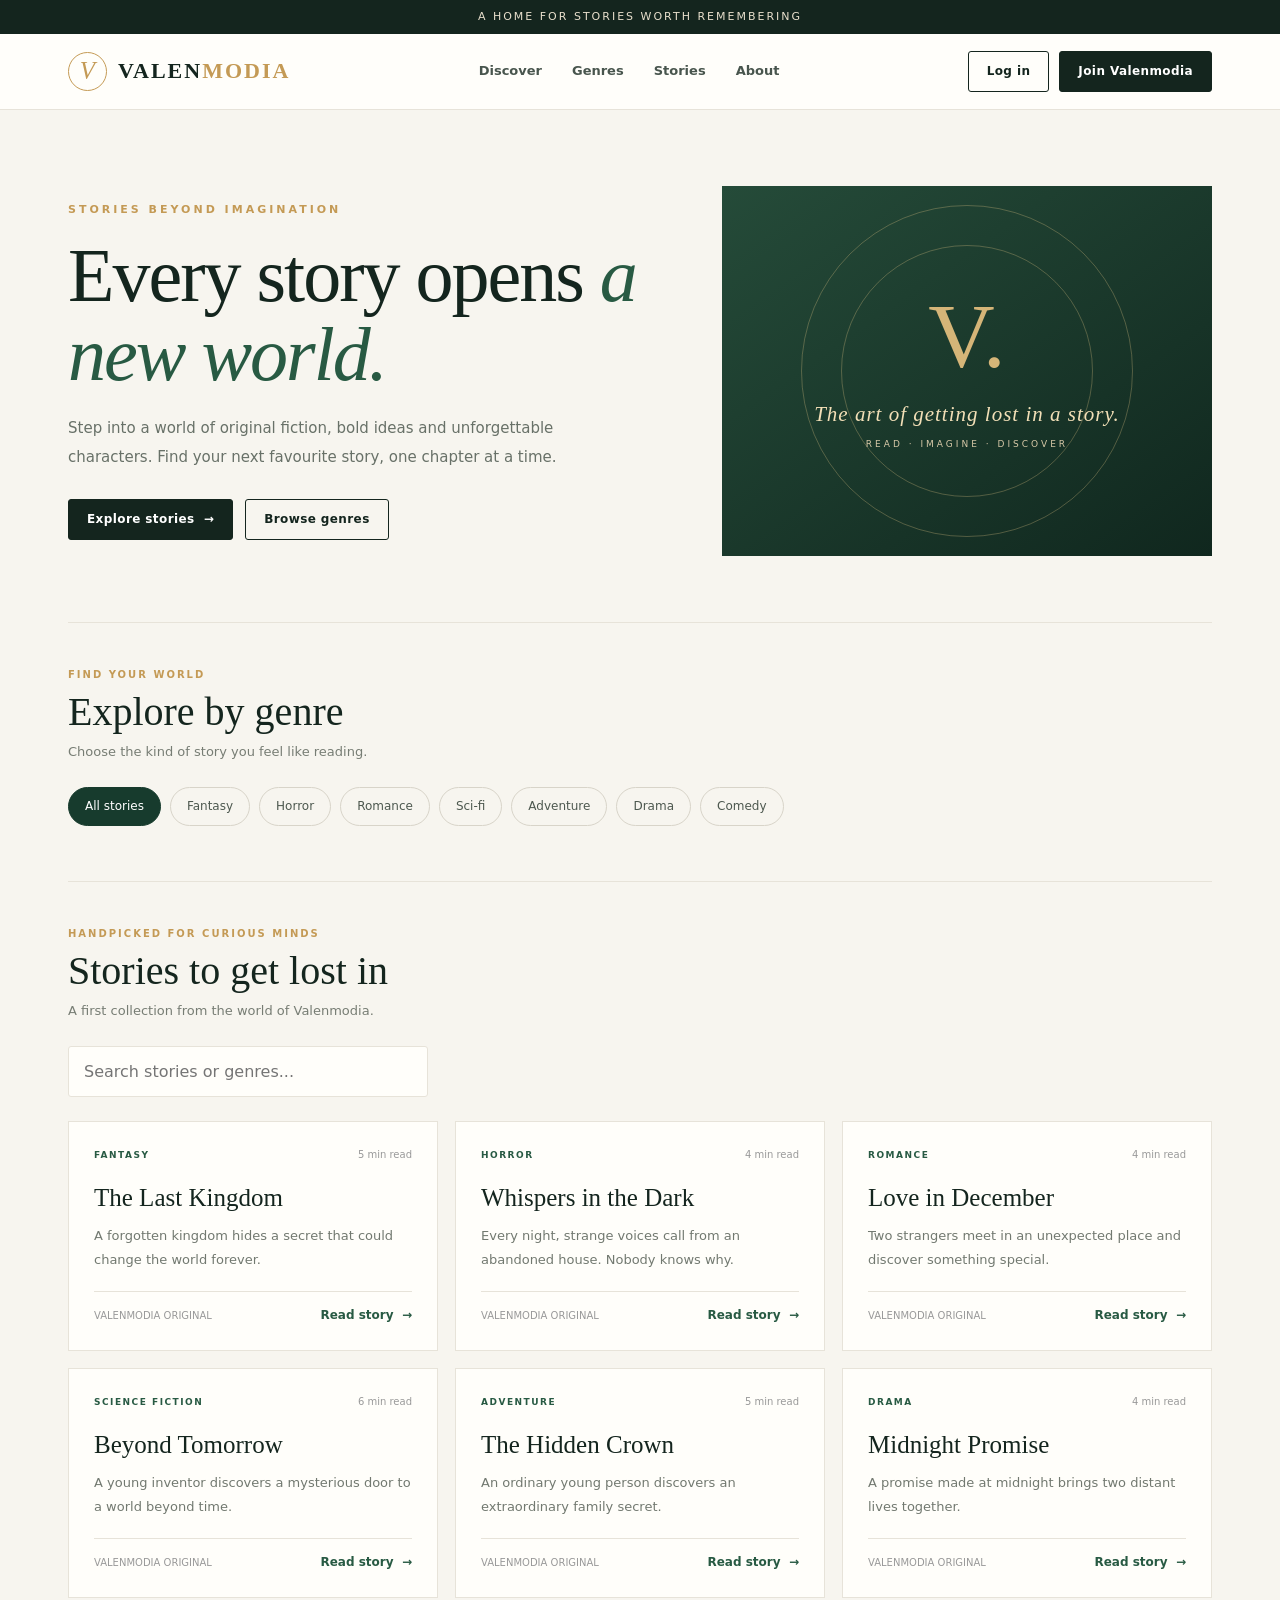
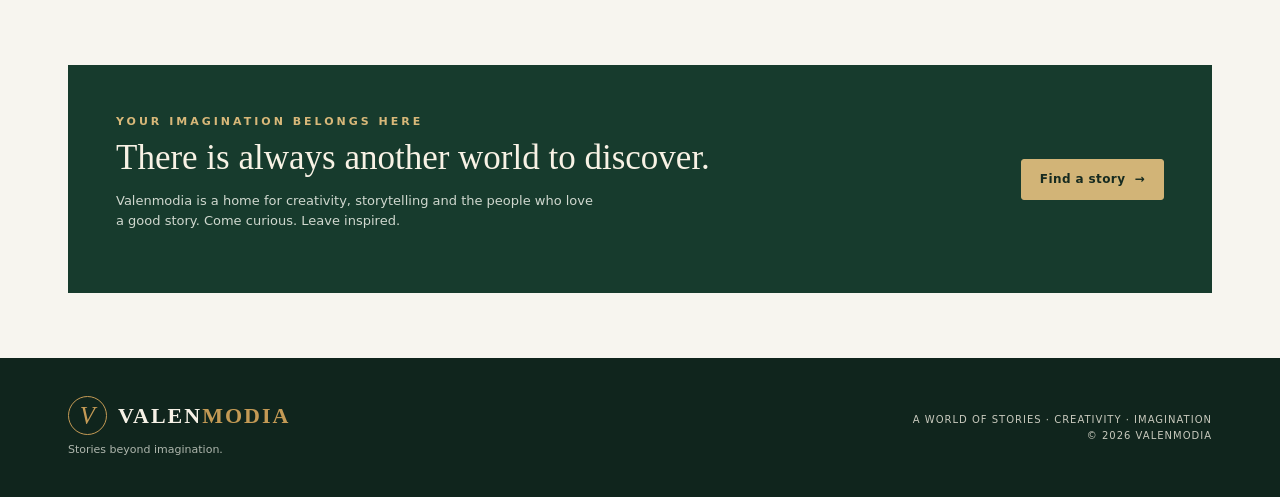
<file: index.html>
<!DOCTYPE html>
<html lang="en">
<head>
<meta charset="UTF-8">
<meta name="viewport" content="width=device-width, initial-scale=1">
<meta name="theme-color" content="#10251d">
<meta name="description" content="Valenmodia — discover original stories, unforgettable characters and extraordinary worlds.">
<title>Valenmodia — Stories Beyond Imagination</title>
<style>
:root{--ink:#14251e;--forest:#173b2d;--green:#285a43;--gold:#c49a55;--paper:#f7f5ef;--white:#fffefa;--muted:#777d74;--line:#e7e3d9;--serif:Georgia,'Times New Roman',serif;--sans:Inter,ui-sans-serif,system-ui,-apple-system,BlinkMacSystemFont,"Segoe UI",sans-serif}
*{box-sizing:border-box}html{scroll-behavior:smooth}body{margin:0;background:var(--paper);color:var(--ink);font-family:var(--sans);line-height:1.6}button,input{font:inherit}button{cursor:pointer}.topbar{background:var(--ink);color:#e8dfcc;text-align:center;padding:8px 16px;font-size:11px;letter-spacing:2px;text-transform:uppercase}.site-header{background:rgba(255,254,250,.96);border-bottom:1px solid var(--line);position:sticky;top:0;z-index:10;backdrop-filter:blur(14px)}.nav{max-width:1200px;margin:auto;padding:17px 28px;display:flex;align-items:center;justify-content:space-between;gap:24px}.brand{display:flex;align-items:center;gap:11px;text-decoration:none;color:var(--ink)}.brand-mark{width:39px;height:39px;border:1px solid var(--gold);color:var(--gold);display:grid;place-items:center;font:italic 25px var(--serif);border-radius:50%}.brand-name{font: bold 22px var(--serif);letter-spacing:2px}.brand-name span{color:var(--gold)}.nav-links{display:flex;gap:30px;align-items:center}.nav-links a{color:#48554d;text-decoration:none;font-size:13px;font-weight:600}.nav-links a:hover{color:var(--gold)}.nav-actions{display:flex;gap:10px}.btn{border:1px solid var(--ink);background:var(--ink);color:white;padding:10px 18px;border-radius:3px;font-size:12px;font-weight:700;letter-spacing:.4px;transition:.2s}.btn:hover{background:var(--green);transform:translateY(-1px)}.btn-outline{background:transparent;color:var(--ink)}.btn-outline:hover{color:white}.menu-toggle{display:none;background:none;border:0;font-size:23px;color:var(--ink)}main{max-width:1200px;margin:auto;padding:0 28px}.hero{padding:76px 0 66px;display:grid;grid-template-columns:1.1fr .9fr;gap:55px;align-items:center}.eyebrow{color:var(--gold);font-size:11px;letter-spacing:3px;font-weight:800;text-transform:uppercase}.hero h1{font:normal clamp(43px,6vw,76px)/1.04 var(--serif);letter-spacing:-2px;margin:17px 0 20px;max-width:650px}.hero h1 em{color:var(--green);font-weight:normal}.hero-copy{max-width:510px;color:#687168;font-size:15px;line-height:1.9}.hero-actions{display:flex;gap:12px;margin-top:28px;flex-wrap:wrap}.hero-art{min-height:370px;background:linear-gradient(145deg,#254b39,#10271e);position:relative;overflow:hidden;display:flex;align-items:center;justify-content:center;color:#f2dfb7}.hero-art:before,.hero-art:after{content:"";position:absolute;border:1px solid rgba(226,194,133,.3);border-radius:50%;width:330px;height:330px}.hero-art:after{width:250px;height:250px}.art-inner{position:relative;z-index:1;text-align:center;padding:30px}.art-symbol{font:normal 92px/1 var(--serif);color:#d5b578}.art-caption{margin-top:20px;font:italic 21px var(--serif);letter-spacing:1px}.art-small{font-size:9px;letter-spacing:3px;margin-top:10px;color:#d8c9a8}.section{padding:44px 0 55px;border-top:1px solid var(--line)}.section-head{display:flex;justify-content:space-between;align-items:end;gap:20px;margin-bottom:24px}.section-kicker{color:var(--gold);font-size:10px;letter-spacing:2px;font-weight:800;text-transform:uppercase}.section h2{font:normal clamp(29px,4vw,40px) var(--serif);margin:5px 0 0}.section-sub{color:var(--muted);font-size:13px;margin:7px 0 0}.genre-list{display:flex;flex-wrap:wrap;gap:9px}.genre{background:transparent;border:1px solid #d8d4c9;padding:9px 16px;border-radius:30px;color:#4d584f;font-size:12px;transition:.2s}.genre:hover,.genre.active{background:var(--forest);border-color:var(--forest);color:white}.toolbar{display:flex;gap:12px;align-items:center;margin:24px 0}.search{flex:1;max-width:360px;border:1px solid var(--line);background:var(--white);padding:12px 15px;border-radius:3px;outline:none;color:var(--ink)}.search:focus{border-color:var(--gold)}.story-grid{display:grid;grid-template-columns:repeat(3,1fr);gap:17px}.story{background:var(--white);border:1px solid var(--line);padding:25px;min-height:225px;display:flex;flex-direction:column;transition:.25s}.story:hover{transform:translateY(-4px);border-color:#c9b486;box-shadow:0 12px 30px #1c30200d}.story-top{display:flex;justify-content:space-between;align-items:center;margin-bottom:20px}.pill{font-size:9px;letter-spacing:1.5px;text-transform:uppercase;color:var(--green);font-weight:800}.read-time{font-size:10px;color:#999}.story h3{font:normal 25px/1.2 var(--serif);margin:0 0 11px}.story p{font-size:13px;color:#727970;line-height:1.8;margin:0 0 20px}.story-bottom{margin-top:auto;display:flex;justify-content:space-between;align-items:center;border-top:1px solid var(--line);padding-top:14px}.read-link{border:0;background:none;padding:0;color:var(--green);font-size:12px;font-weight:800}.read-link:hover{color:var(--gold)}.empty{padding:35px;text-align:center;color:var(--muted);grid-column:1/-1}.feature{background:var(--forest);color:#f8f2e5;padding:48px;display:flex;align-items:center;justify-content:space-between;gap:30px;margin:12px 0 65px}.feature h2{font:normal 35px var(--serif);margin:7px 0}.feature p{color:#d0d8cf;font-size:13px;max-width:480px}.feature .btn{background:#d2b477;border-color:#d2b477;color:#172b20}.footer{background:#10251d;color:#c8c9bd;padding:38px 28px}.footer-inner{max-width:1144px;margin:auto;display:flex;justify-content:space-between;gap:25px;align-items:center}.footer .brand{color:#f7f2e7}.footer p{font-size:11px;color:#aeb6ad;margin:6px 0 0}.footer-note{font-size:10px;letter-spacing:1px;text-align:right}.modal-backdrop{position:fixed;inset:0;background:#07130fc9;z-index:30;display:none;align-items:center;justify-content:center;padding:18px}.modal-backdrop.open{display:flex}.modal{background:var(--paper);width:min(620px,100%);max-height:85vh;overflow:auto;padding:34px;position:relative}.modal-close{position:absolute;right:17px;top:12px;border:0;background:none;font-size:25px;color:var(--ink)}.modal h2{font:normal 34px var(--serif);margin:8px 30px 12px 0}.modal p{color:#626d64;line-height:1.9;font-size:14px;white-space:pre-line}.modal-tag{color:var(--gold);font-size:10px;letter-spacing:2px;text-transform:uppercase;font-weight:800}.toast{position:fixed;bottom:22px;left:50%;transform:translateX(-50%);background:var(--ink);color:white;padding:11px 18px;font-size:12px;z-index:40;display:none}.toast.show{display:block}
@media(max-width:800px){.nav{padding:14px 18px}.nav-links{display:none;position:absolute;top:68px;left:0;right:0;background:var(--white);padding:20px;flex-direction:column;gap:18px;border-bottom:1px solid var(--line)}.nav-links.open{display:flex}.menu-toggle{display:block}.nav-actions .btn-outline{display:none}.hero{grid-template-columns:1fr;gap:30px;padding:55px 0}.hero-art{min-height:260px}.story-grid{grid-template-columns:repeat(2,1fr)}main{padding:0 18px}.feature{padding:30px;flex-direction:column;align-items:flex-start}.footer-inner{align-items:flex-start;flex-direction:column}.footer-note{text-align:left}}
@media(max-width:520px){.brand-name{font-size:18px}.nav-actions .btn{padding:9px 12px}.hero h1{font-size:48px}.story-grid{grid-template-columns:1fr}.section{padding:35px 0}.section-head{align-items:flex-start;flex-direction:column}.toolbar{flex-direction:column;align-items:stretch}.search{max-width:none}.story{min-height:190px}.modal{padding:27px 22px}}
</style>
</head>
<body>
<div class="topbar">A home for stories worth remembering</div>
<header class="site-header">
<nav class="nav" aria-label="Main navigation">
<a class="brand" href="#" aria-label="Valenmodia home"><span class="brand-mark">V</span><span class="brand-name">VALEN<span>MODIA</span></span></a>
<div class="nav-links" id="navLinks"><a href="#discover">Discover</a><a href="#genres">Genres</a><a href="#stories">Stories</a><a href="#about">About</a></div>
<div class="nav-actions"><button class="btn btn-outline" onclick="showToast('Reader accounts are coming soon.')">Log in</button><button class="btn" onclick="showToast('Reader registration is coming soon.')">Join Valenmodia</button></div>
<button class="menu-toggle" aria-label="Toggle navigation" onclick="document.getElementById('navLinks').classList.toggle('open')">☰</button>
</nav>
</header>
<main>
<section class="hero" id="discover">
<div><div class="eyebrow">Stories beyond imagination</div><h1>Every story opens <em>a new world.</em></h1><p class="hero-copy">Step into a world of original fiction, bold ideas and unforgettable characters. Find your next favourite story, one chapter at a time.</p><div class="hero-actions"><a class="btn" href="#stories" style="text-decoration:none">Explore stories&nbsp; →</a><a class="btn btn-outline" href="#genres" style="text-decoration:none">Browse genres</a></div></div>
<div class="hero-art" aria-label="Valenmodia literary artwork"><div class="art-inner"><div class="art-symbol">V.</div><div class="art-caption">The art of getting lost in a story.</div><div class="art-small">READ · IMAGINE · DISCOVER</div></div></div>
</section>
<section class="section" id="genres"><div class="section-head"><div><div class="section-kicker">Find your world</div><h2>Explore by genre</h2><p class="section-sub">Choose the kind of story you feel like reading.</p></div></div><div class="genre-list" id="genreList"><button class="genre active" data-genre="All">All stories</button><button class="genre" data-genre="Fantasy">Fantasy</button><button class="genre" data-genre="Horror">Horror</button><button class="genre" data-genre="Romance">Romance</button><button class="genre" data-genre="Science Fiction">Sci-fi</button><button class="genre" data-genre="Adventure">Adventure</button><button class="genre" data-genre="Drama">Drama</button><button class="genre" data-genre="Comedy">Comedy</button></div></section>
<section class="section" id="stories"><div class="section-head"><div><div class="section-kicker">Handpicked for curious minds</div><h2>Stories to get lost in</h2><p class="section-sub">A first collection from the world of Valenmodia.</p></div></div><div class="toolbar"><input class="search" id="searchInput" type="search" placeholder="Search stories or genres..." aria-label="Search stories"></div><div class="story-grid" id="storyGrid"></div></section>
<section class="feature" id="about"><div><div class="eyebrow" style="color:#d8b879">Your imagination belongs here</div><h2>There is always another world to discover.</h2><p>Valenmodia is a home for creativity, storytelling and the people who love a good story. Come curious. Leave inspired.</p></div><a class="btn" href="#stories" style="text-decoration:none;white-space:nowrap">Find a story&nbsp; →</a></section>
</main>
<footer class="footer"><div class="footer-inner"><div><a class="brand" href="#"><span class="brand-mark">V</span><span class="brand-name">VALEN<span>MODIA</span></span></a><p>Stories beyond imagination.</p></div><div class="footer-note">A WORLD OF STORIES · CREATIVITY · IMAGINATION<br>© <span id="year"></span> VALENMODIA</div></div></footer>
<div class="modal-backdrop" id="storyModal" role="dialog" aria-modal="true" aria-labelledby="modalTitle" onclick="if(event.target===this)closeStory()"><div class="modal"><button class="modal-close" aria-label="Close" onclick="closeStory()">×</button><div class="modal-tag" id="modalCategory"></div><h2 id="modalTitle"></h2><p id="modalBody"></p></div></div><div class="toast" id="toast" role="status"></div>
<script>
const stories=[
{title:"The Last Kingdom",category:"Fantasy",time:"5 min read",description:"A forgotten kingdom hides a secret that could change the world forever.",body:"Beyond the mist-covered mountains stood a kingdom erased from every map. Its towers had watched over the valley for a thousand years, keeping a secret no living soul was meant to uncover.\n\nWhen a young traveller finds an old royal seal buried beneath the roots of a fallen tree, the silence of the kingdom begins to break. Somewhere beyond the mountains, a forgotten crown is waiting."},
{title:"Whispers in the Dark",category:"Horror",time:"4 min read",description:"Every night, strange voices call from an abandoned house. Nobody knows why.",body:"At the end of Briar Lane stood a house with no lights and no visitors. The neighbours said it had been empty for decades. Yet every night at exactly 2:13, someone whispered a name from behind its locked front door.\n\nOn the night Mara answered, the whisper stopped. Then came three slow knocks—from inside her own bedroom."},
{title:"Love in December",category:"Romance",time:"4 min read",description:"Two strangers meet in an unexpected place and discover something special.",body:"The city was dressed in December lights when their paths crossed at a little bookshop. He was looking for a gift; she was hiding from the rain. A conversation about a forgotten novel became coffee, then laughter, then a reason to look forward to the coldest days of the year."},
{title:"Beyond Tomorrow",category:"Science Fiction",time:"6 min read",description:"A young inventor discovers a mysterious door to a world beyond time.",body:"The machine was never supposed to work. For three years, Tobi had built it from discarded clocks, broken circuits and ideas nobody believed in. Then, at midnight, the hands began to turn backwards.\n\nA door of blue light opened in the laboratory wall. On the other side, the stars were unfamiliar—and someone was waiting for him."},
{title:"The Hidden Crown",category:"Adventure",time:"5 min read",description:"An ordinary young person discovers an extraordinary family secret.",body:"The letter arrived on an ordinary Tuesday, addressed in handwriting Nia recognised from the old photographs. Inside was a map, a brass key and one sentence: The story of our family begins where the river disappears.\n\nBy sunrise, Nia had packed a bag and set out to find the truth."},
{title:"Midnight Promise",category:"Drama",time:"4 min read",description:"A promise made at midnight brings two distant lives together.",body:"They made the promise on a rooftop beneath a sky full of rain: no matter how far life carried them, they would meet again in ten years. Then the years passed, the city changed, and the world became busy.\n\nOn the tenth anniversary, one of them returned to the rooftop. The other had never forgotten."}
];
let activeGenre="All";
const grid=document.getElementById("storyGrid");
function renderStories(){const q=document.getElementById("searchInput").value.trim().toLowerCase();const filtered=stories.filter(s=>(activeGenre==="All"||s.category===activeGenre)&&[s.title,s.category,s.description].join(" ").toLowerCase().includes(q));grid.innerHTML=filtered.length?filtered.map((s)=>'<article class="story"><div class="story-top"><span class="pill">'+s.category+'</span><span class="read-time">'+s.time+'</span></div><h3>'+s.title+'</h3><p>'+s.description+'</p><div class="story-bottom"><span class="read-time">VALENMODIA ORIGINAL</span><button class="read-link" data-story="'+stories.indexOf(s)+'">Read story&nbsp; →</button></div></article>').join(""):'<div class="empty">No stories found. Try another title or genre.</div>'}
document.getElementById("genreList").addEventListener("click",e=>{const b=e.target.closest("button[data-genre]");if(!b)return;activeGenre=b.dataset.genre;document.querySelectorAll(".genre").forEach(x=>x.classList.toggle("active",x===b));renderStories()});
document.getElementById("searchInput").addEventListener("input",renderStories);
grid.addEventListener("click",e=>{const b=e.target.closest("button[data-story]");if(!b)return;const s=stories[Number(b.dataset.story)];document.getElementById("modalCategory").textContent=s.category+" · "+s.time;document.getElementById("modalTitle").textContent=s.title;document.getElementById("modalBody").textContent=s.body;document.getElementById("storyModal").classList.add("open");document.body.style.overflow="hidden"});
function closeStory(){document.getElementById("storyModal").classList.remove("open");document.body.style.overflow=""}
function showToast(message){const t=document.getElementById("toast");t.textContent=message;t.classList.add("show");clearTimeout(window.toastTimer);window.toastTimer=setTimeout(()=>t.classList.remove("show"),2600)}
document.addEventListener("keydown",e=>{if(e.key==="Escape")closeStory()});
document.getElementById("year").textContent=new Date().getFullYear();renderStories();
</script>
</body>
</html>
</file>
